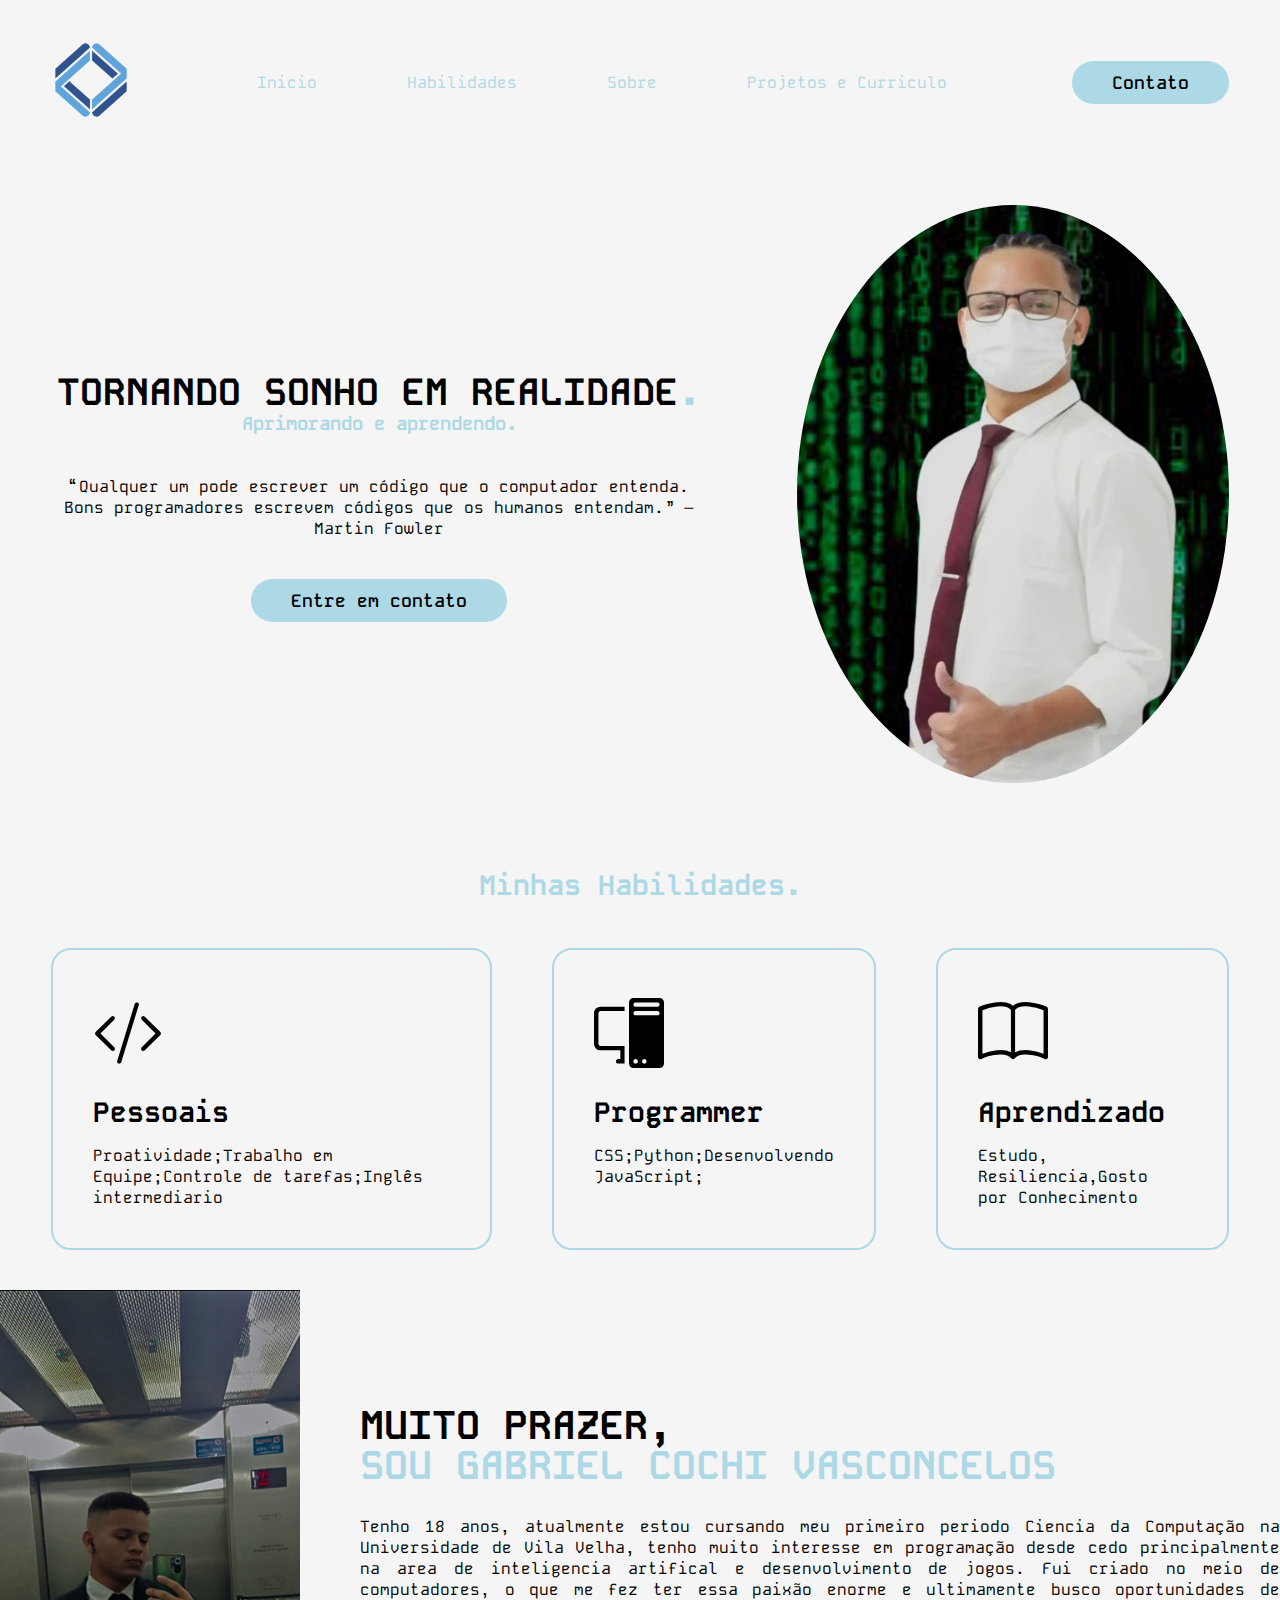
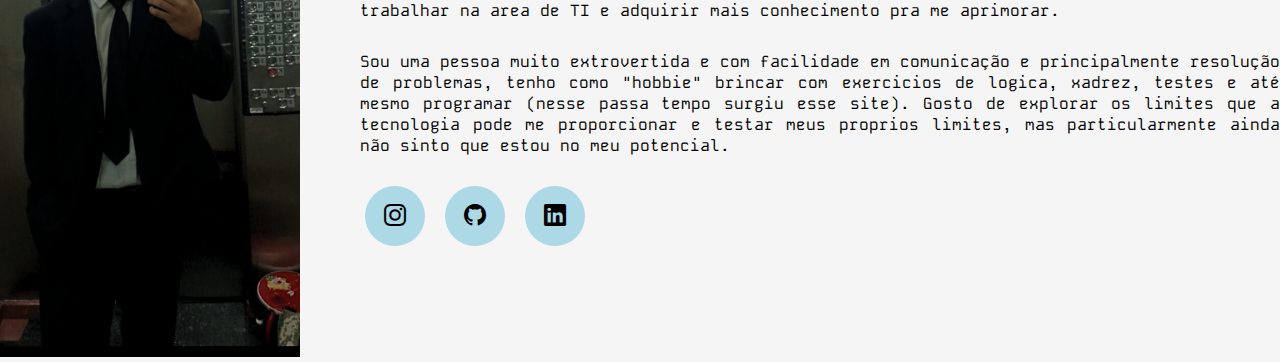
<file: index.html>
<!DOCTYPE html>
<html lang="en">

<head>
    <link rel="stylesheet" href="index.css">
    <!--Google-->
    <link rel="preconnect" href="https://fonts.googleapis.com">
    <link rel="preconnect" href="https://fonts.gstatic.com" crossorigin>
    <link href="https://fonts.googleapis.com/css2?family=Kode+Mono:wght@400..700&display=swap" rel="stylesheet">
    <link rel="stylesheet" href="https://cdn.jsdelivr.net/npm/bootstrap-icons@1.11.3/font/bootstrap-icons.min.css">
    <meta charset="UTF-8">
    <meta name="viewport" content="width=device-width, initial-scale=1.0">
    <title>Portifolio</title>
</head>

<body>
    <header>
        <div class="Interface">
            <div class="logo">
                <a href="#">
                    <img src="imagem.webp" width="80px"
                        alt="Logo">
                </a>
            </div><!--logo-->
            <nav class="menu-desktop">
                <ul>
                    <li><a href="#inicio">Inicio</a></li>
                    <li><a href="#especialidades">Habilidades</a></li>
                    <li><a href="#txt-sobre">Sobre</a></li>
                    <li><a href="#especialidades">Projetos e Curriculo</a></li>
                </ul>
            </nav>
            <div class="btn-contato">
                <a href="https://w.app/gC8xUJ" target="_blank">
                    <button>Contato</button>
                </a>
            </div>
        </div><!--interface-->
    </header>

    <main>
        <section class="topo-do-site">
            <div class="interface">
                <div class="flex">
                    <div class="txt-topo-site">
                        <h1>TORNANDO SONHO EM REALIDADE<span>.</span></h1>
                        <h3>Aprimorando e aprendendo.</h3>
                        <p>“Qualquer um pode escrever um código que o computador entenda. Bons programadores escrevem
                            códigos que os humanos entendam.” – Martin Fowler</p>
                        <div class="btn-contato">
                            <a href="https://w.app/gC8xUJ" target="_blank">
                                <button>Entre em contato</button>
                            </a>
                        </div>
                    </div><!--txt-topo-site-->
                    <div class="img-topo-site">
                        <img src="Eu-removebg-preview-removebg-preview.png" alt="Gabriel Foto">
                    </div><!--Img-topo-site-->
                </div><!--Flex-->
            </div><!--interface-->
        </section><!--topo do site-->

        <section class="especialidades">
            <div class="interface">
                <h2 class="titulo">Minhas <span>Habilidades.</span></h2>
                <div class="flex">
                    <div class="especialidades-box">
                        <i class="bi bi-code-slash"></i>
                        <h3>Pessoais</h3>
                        <p>Proatividade;Trabalho em Equipe;Controle de tarefas;Inglês intermediario</p>
                    </div><!--especialidades-box-->
                    <div class="especialidades-box">
                        <i class="bi bi-pc-display"></i>
                        <h3>Programmer</h3>
                        <p>CSS;Python;Desenvolvendo JavaScript;</p>
                    </div><!--especialidades-box-->
                    <div class="especialidades-box">
                        <i class="bi bi-book"></i>
                        <h3>Aprendizado</h3>
                        <p>Estudo, Resiliencia,Gosto por Conhecimento</p>
                    </div><!--especialidades-box-->
                </div><!--Flex-->
            </div><!--interface-->
        </section><!--habilidades-->
        <section class="sobre">
            <div class="interface">
                <div class="flex">
                    <div class="img-sobre">
                        <img src="Design sem nome (3).png" width="300" alt="Gabriel">
                    </div><!--img-sobre-->
                    <div class="txt-sobre">
                        <h2>MUITO PRAZER,<span>SOU GABRIEL COCHI VASCONCELOS</span></h2>
                        <p>Tenho 18 anos, atualmente estou cursando meu primeiro periodo Ciencia da Computação na Universidade de Vila Velha, tenho muito interesse em programação desde cedo principalmente na area de inteligencia artifical e desenvolvimento de jogos. Fui criado no meio de computadores, o que me fez ter essa paixão enorme e ultimamente busco oportunidades de trabalhar na area de TI e adquirir mais conhecimento pra me aprimorar.
                        </p>
                        <p> Sou uma pessoa muito extrovertida e com facilidade em comunicação e principalmente resolução de problemas, tenho como "hobbie" brincar com exercicios de logica, xadrez, testes e até mesmo programar (nesse passa tempo surgiu esse site). Gosto de explorar os limites que a tecnologia pode me proporcionar e testar meus proprios limites, mas particularmente ainda não sinto que estou no meu potencial.</p>
                        <div class="btn-social">
                            <a href="https://www.instagram.com/gabriel_cvscncls/" target="_blank"><button><i class="bi bi-instagram"></i></button></a>
                            <a href="https://github.com/GabrielCVasc" target="_blank"><button><i class="bi bi-github"></i></button></a>
                            <a href="https://br.linkedin.com/in/gabriel-c-vasconcelos-2b243229b" target="_blank"><button><i class="bi bi-linkedin"></i></button></a>
                        </div>
                    </div><!--txt-sobre-->
                </div><!--flex-->
            </div><!--interface-->
        </section><!--sobre-->
    </main>
</body>

</html>
</file>
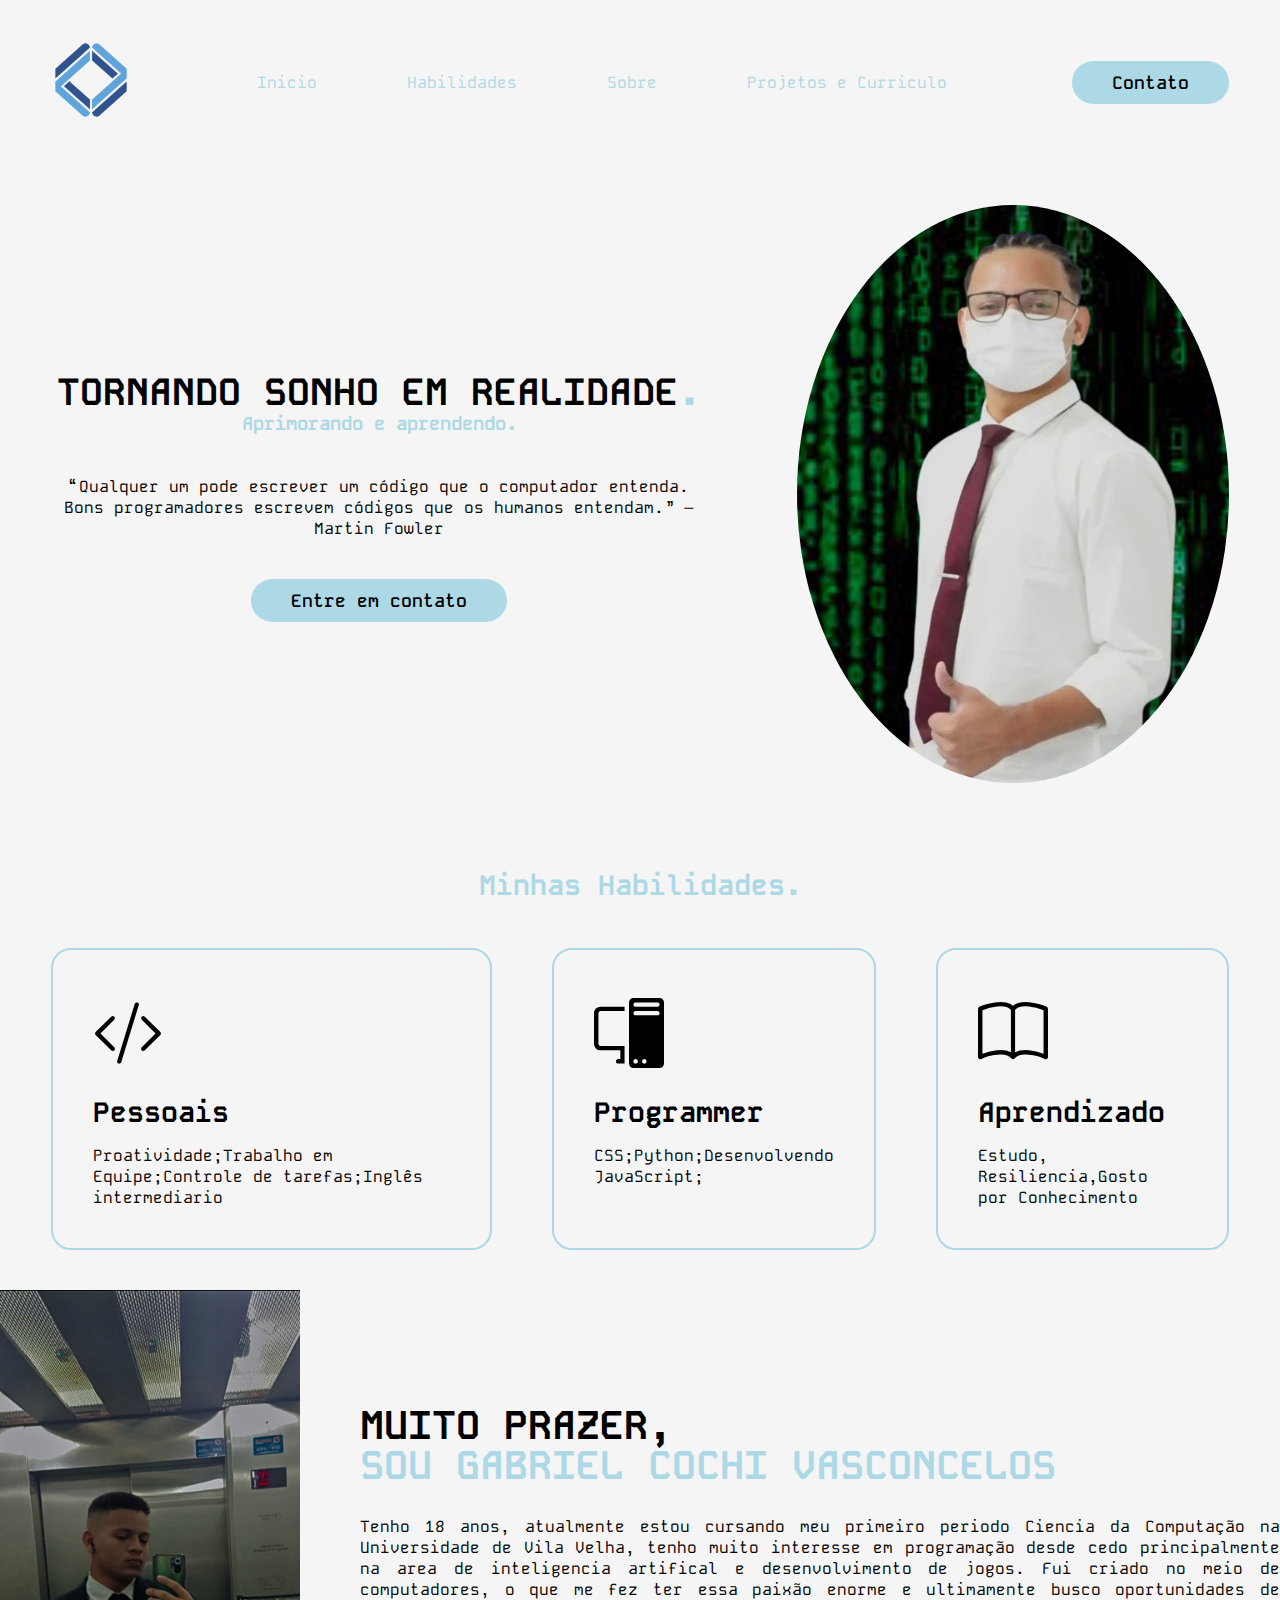
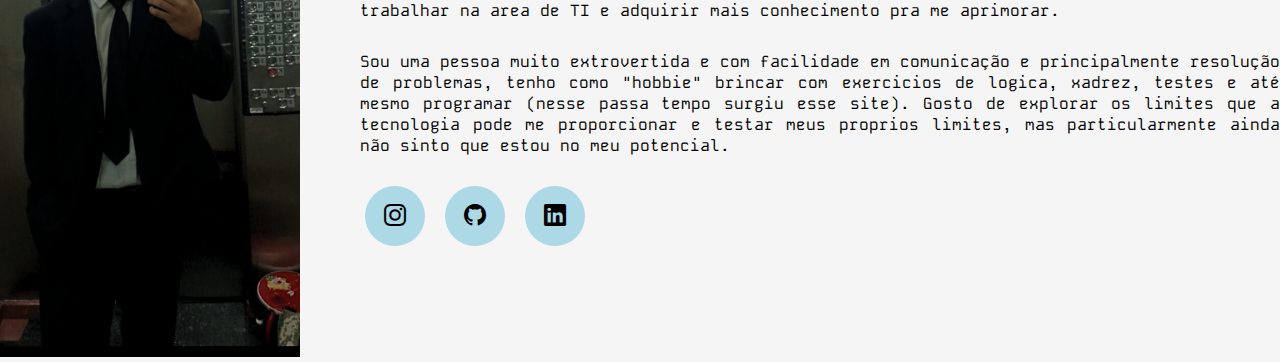
<file: Curriculo.html>
<!DOCTYPE html>
<html lang="en">

<head>
    <link rel="stylesheet" href="index.css">
    <!--Google-->
    <link rel="preconnect" href="https://fonts.googleapis.com">
    <link rel="preconnect" href="https://fonts.gstatic.com" crossorigin>
    <link href="https://fonts.googleapis.com/css2?family=Kode+Mono:wght@400..700&display=swap" rel="stylesheet">
    <link rel="stylesheet" href="https://cdn.jsdelivr.net/npm/bootstrap-icons@1.11.3/font/bootstrap-icons.min.css">
    <meta charset="UTF-8">
    <meta name="viewport" content="width=device-width, initial-scale=1.0">
    <title>Portifolio</title>
</head>

<body>
    <header>
        <div class="Interface">
            <div class="logo">
                <a href="#">
                    <img src="imagem.webp" width="80px"
                        alt="Logo">
                </a>
            </div><!--logo-->
            <nav class="menu-desktop">
                <ul>
                    <li><a href="#inicio">Inicio</a></li>
                    <li><a href="#especialidades">Habilidades</a></li>
                    <li><a href="#txt-sobre">Sobre</a></li>
                    <li><a href="#especialidades">Projetos e Curriculo</a></li>
                </ul>
            </nav>
            <div class="btn-contato">
                <a href="https://w.app/gC8xUJ" target="_blank">
                    <button>Contato</button>
                </a>
            </div>
        </div><!--interface-->
    </header>

    <main>
        <section class="topo-do-site">
            <div class="interface">
                <div class="flex">
                    <div class="txt-topo-site">
                        <h1>TORNANDO SONHO EM REALIDADE<span>.</span></h1>
                        <h3>Aprimorando e aprendendo.</h3>
                        <p>“Qualquer um pode escrever um código que o computador entenda. Bons programadores escrevem
                            códigos que os humanos entendam.” – Martin Fowler</p>
                        <div class="btn-contato">
                            <a href="https://w.app/gC8xUJ" target="_blank">
                                <button>Entre em contato</button>
                            </a>
                        </div>
                    </div><!--txt-topo-site-->
                    <div class="img-topo-site">
                        <img src="Eu-removebg-preview-removebg-preview.png" alt="Gabriel Foto">
                    </div><!--Img-topo-site-->
                </div><!--Flex-->
            </div><!--interface-->
        </section><!--topo do site-->

        <section class="especialidades">
            <div class="interface">
                <h2 class="titulo">Minhas <span>Habilidades.</span></h2>
                <div class="flex">
                    <div class="especialidades-box">
                        <i class="bi bi-code-slash"></i>
                        <h3>Pessoais</h3>
                        <p>Proatividade;Trabalho em Equipe;Controle de tarefas;Inglês intermediario</p>
                    </div><!--especialidades-box-->
                    <div class="especialidades-box">
                        <i class="bi bi-pc-display"></i>
                        <h3>Programmer</h3>
                        <p>CSS;Python;Desenvolvendo JavaScript;</p>
                    </div><!--especialidades-box-->
                    <div class="especialidades-box">
                        <i class="bi bi-book"></i>
                        <h3>Aprendizado</h3>
                        <p>Estudo, Resiliencia,Gosto por Conhecimento</p>
                    </div><!--especialidades-box-->
                </div><!--Flex-->
            </div><!--interface-->
        </section><!--habilidades-->
        <section class="sobre">
            <div class="interface">
                <div class="flex">
                    <div class="img-sobre">
                        <img src="Design sem nome (3).png" width="300" alt="Gabriel">
                    </div><!--img-sobre-->
                    <div class="txt-sobre">
                        <h2>MUITO PRAZER,<span>SOU GABRIEL COCHI VASCONCELOS</span></h2>
                        <p>Tenho 18 anos, atualmente estou cursando meu primeiro periodo Ciencia da Computação na Universidade de Vila Velha, tenho muito interesse em programação desde cedo principalmente na area de inteligencia artifical e desenvolvimento de jogos. Fui criado no meio de computadores, o que me fez ter essa paixão enorme e ultimamente busco oportunidades de trabalhar na area de TI e adquirir mais conhecimento pra me aprimorar.
                        </p>
                        <p> Sou uma pessoa muito extrovertida e com facilidade em comunicação e principalmente resolução de problemas, tenho como "hobbie" brincar com exercicios de logica, xadrez, testes e até mesmo programar (nesse passa tempo surgiu esse site). Gosto de explorar os limites que a tecnologia pode me proporcionar e testar meus proprios limites, mas particularmente ainda não sinto que estou no meu potencial.</p>
                        <div class="btn-social">
                            <a href="https://www.instagram.com/gabriel_cvscncls/" target="_blank"><button><i class="bi bi-instagram"></i></button></a>
                            <a href="https://github.com/GabrielCVasc" target="_blank"><button><i class="bi bi-github"></i></button></a>
                            <a href="https://br.linkedin.com/in/gabriel-c-vasconcelos-2b243229b" target="_blank"><button><i class="bi bi-linkedin"></i></button></a>
                        </div>
                    </div><!--txt-sobre-->
                </div><!--flex-->
            </div><!--interface-->
        </section><!--sobre-->
    </main>
</body>

</html>
</file>
<file: index.css>
* {
    margin: 0;
    padding: 0;
    box-sizing: border-box;
    font-family: "Kode Mono", monospace;
    font-optical-sizing: auto;
    font-weight: 27px;
    font-style: normal;
}

body {
    background-color: whitesmoke;
    height: 100vh;
}


.interface {
    max-width: 1280px;
    margin: 0 auto;
}

.flex {
    display: flex;
}

.btn-contato button {
    padding: 10px 40px;
    font-size: 18px;
    font-weight: 600;
    background-color: lightblue;
    border: 0;
    border-radius: 30px;
    cursor: pointer;
}

h2.titulo {
    color: lightblue;
    font-size: 28px;
    text-align: center;
}

h2.titulo span {
    color: lightblue;
}

/* Estilo do Cabeçalho */
header {
    padding: 40px 4%;
}


header>.Interface {
    display: flex;
    align-items: center;
    justify-content: space-between;
}


header a {
    color: lightblue;
    text-decoration: none;
}

header nav ul {
    list-style: none;
}

header nav ul li {
    display: inline-block;
    padding: 0 40px;
}
button:hover {
    box-shadow: 0px 0px 8px lightblue(0, 253, 0, 0.527);
    transform: scale(1.05);
}

/*Estilo do topo do site*/
section.topo-do-site {
    padding: 40px 4%;
}

.topo-do-site .flex {
    display: flex;
    align-items: center;
    justify-content: center;
    text-align: center;
    /* Adicionado para centralizar o texto */
    gap: 90px;
}

.topo-do-site h1 {
    color: black;
    font-size: 38px;
    line-height: 40px;
}

.topo-do-site h1 span {
    color: lightblue;
}

.topo-do-site h3 {
    color: lightblue;
}

.topo-do-site .txt-topo-site p {
    color: black;
    margin: 40px 0;
}

.topo-do-site .img-topo-site img {
    position: relative;
    border: 4px;
    border-radius: 50%;
}

/*Estilo das Habilidades*/
section.especialidades {
    padding: 40px 4%;
}
section.especialidades .flex{
    gap: 60px;
}

.especialidades .especialidades-box {
    color: black;
    padding: 40px;
    border: 2px solid lightblue;
    border-radius: 20px;
    margin-top: 45px;
}
.especialidades .especialidades-box:hover{
transform: scale(1.05);
box-shadow: 0 0 8px lightblue;
}

.especialidades .especialidades-box i {
    font-size: 70px;
}

.especialidades .especialidades-box h3 {
    font-size: 28px;
    margin: 15px 0;
}
/*ESTILO DO SOBRE*/
.section.sobre{
    padding: 80px 4%;
}
.section.img-sobre{
    position: relative;
    border: 2px;
    border-radius: 100%;
}
section.sobre .flex{
    align-items: center;
    gap: 60px;
}
.sobre .txt-sobre{
    color: black;
}
.sobre .txt-sobre h2{
    font-size: 40px;
    line-height: 40px;
    margin-bottom: 30px;
}
.sobre .txt-sobre h2 span{
    color: lightblue;
    display: block;
}
.sobre .txt-sobre p{
    margin: 30px 0;
    text-align:justify;
}
.sobre .txt-sobre .btn-social button{
width: 60px;
height: 60px;
border-radius: 50%;
border: none;
background-color: lightblue;
font-size: 22px;
cursor: pointer;
margin: 0 5px;
}
</file>
